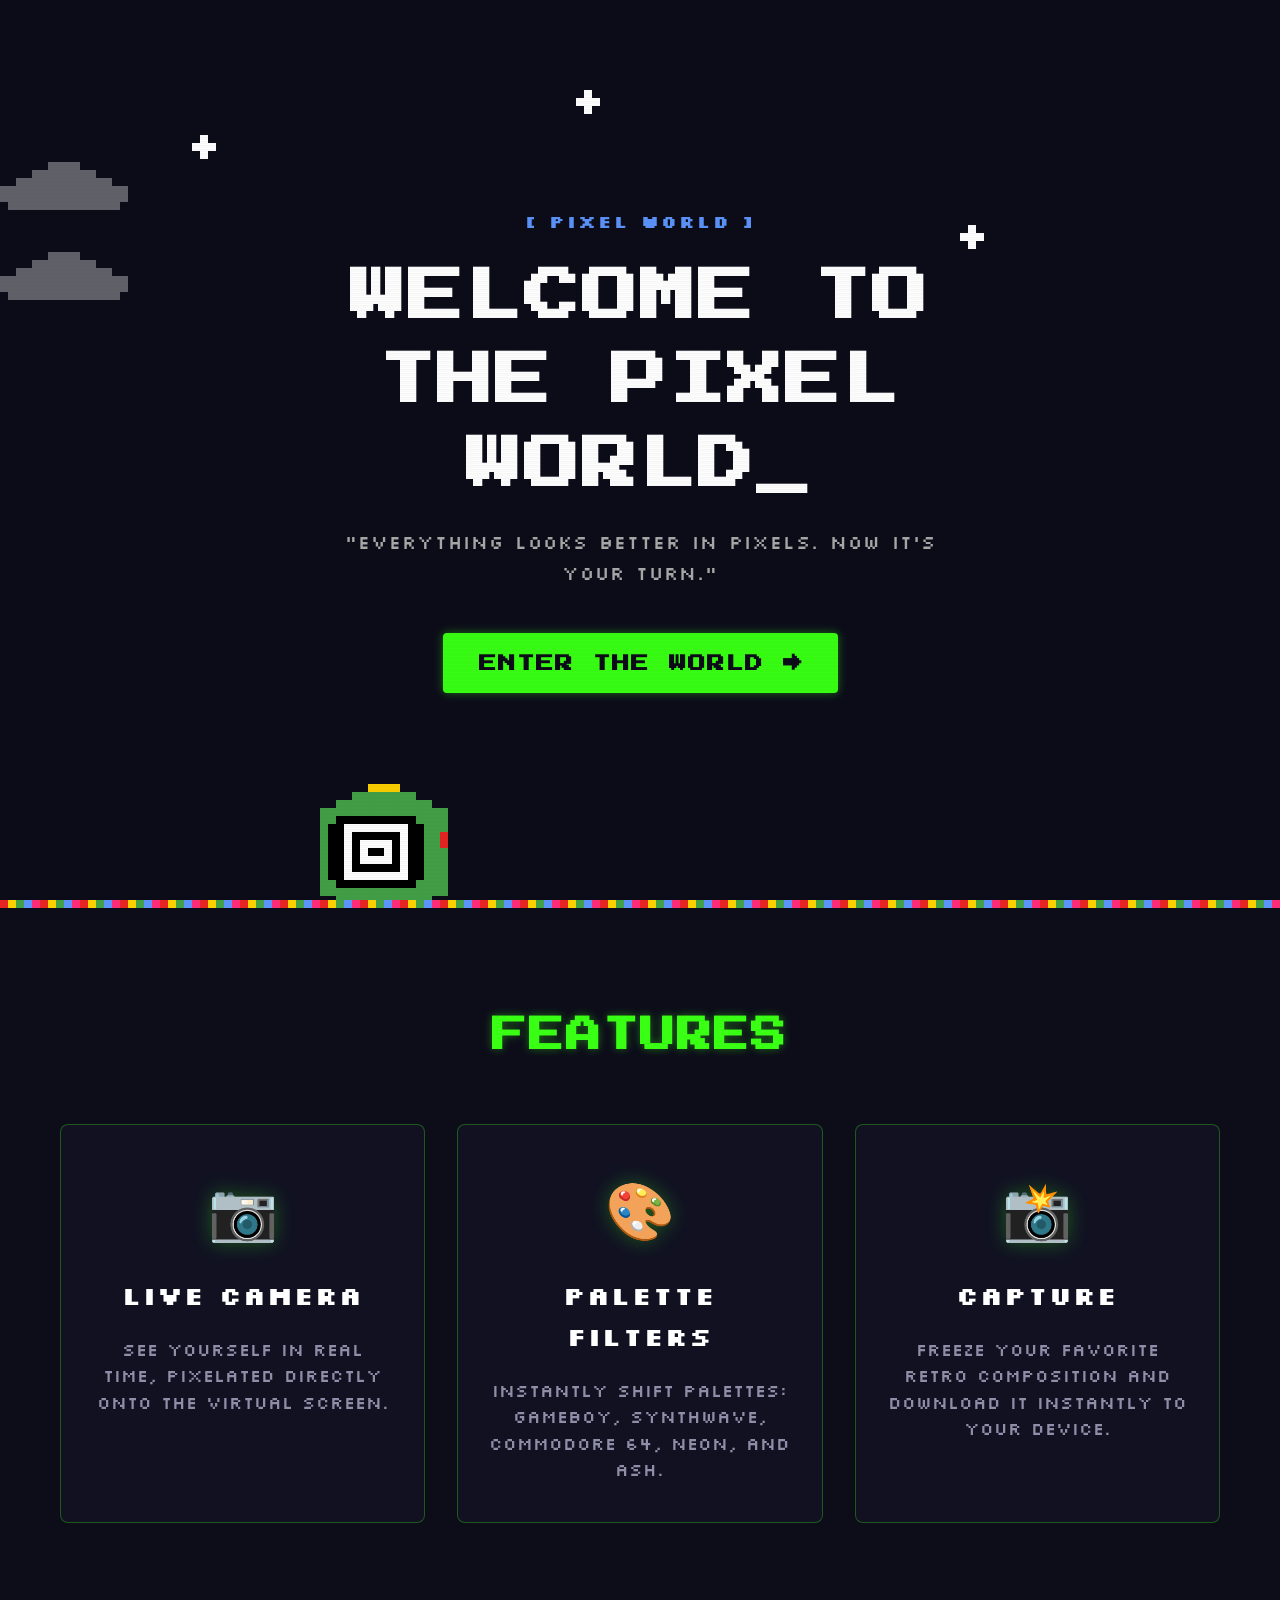
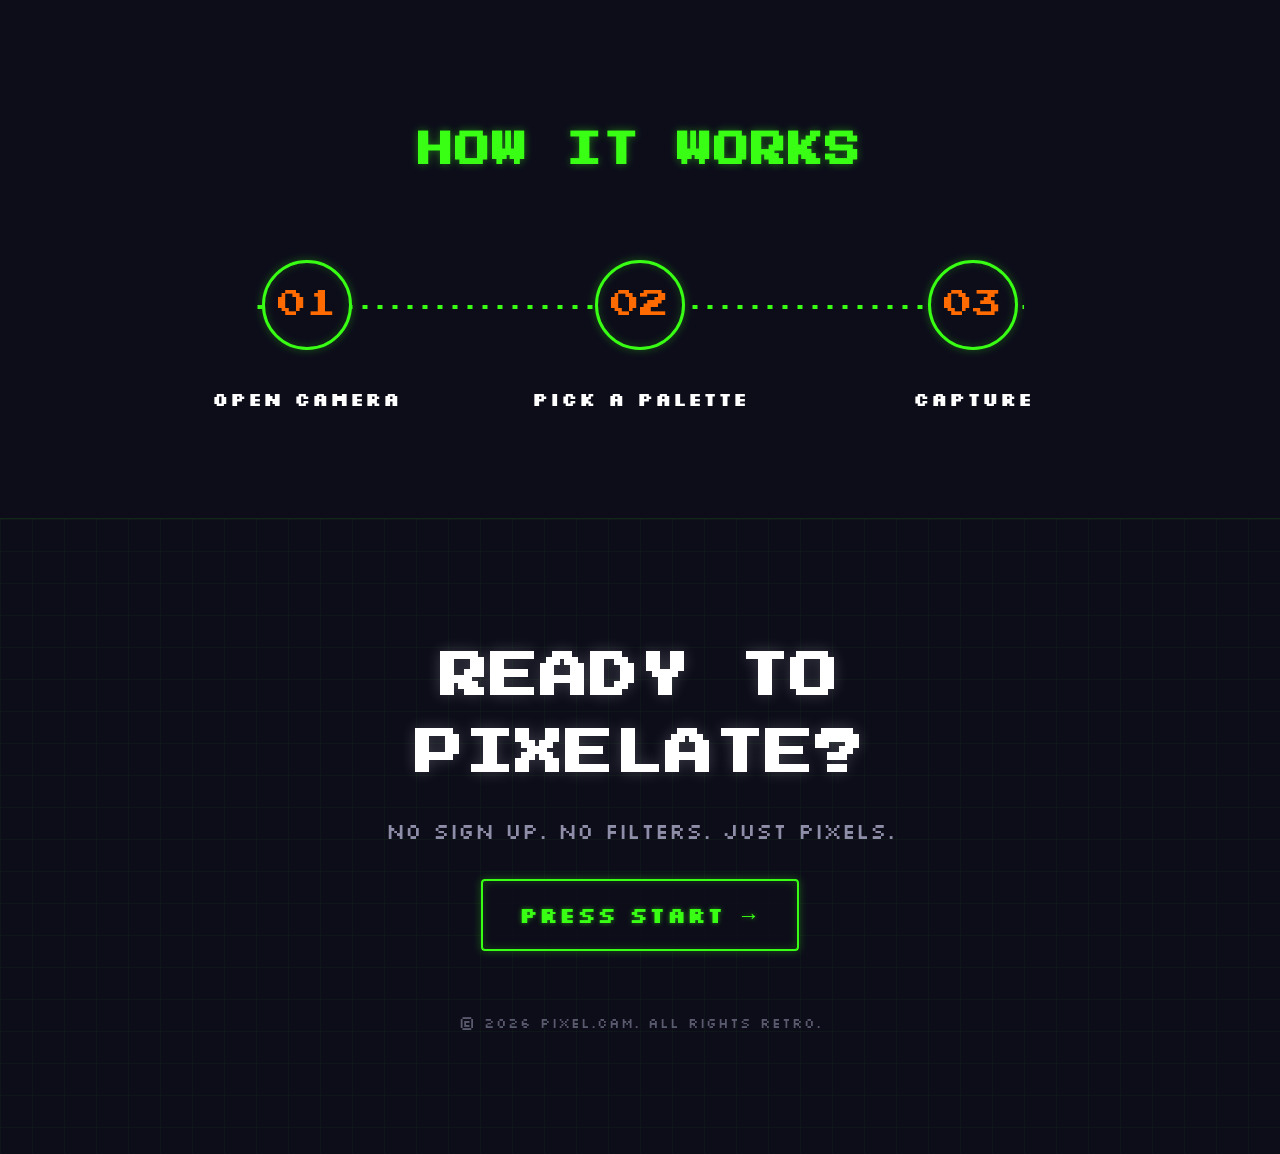
<file: index.html>
<!DOCTYPE html>
<html lang="en">
<head>
  <meta charset="UTF-8">
  <meta name="viewport" content="width=device-width, initial-scale=1.0">
  <title>PIXEL.CAM — Your Face. Pixelated.</title>
  <link rel="icon" href="data:image/svg+xml,<svg xmlns='http://www.w3.org/2000/svg' viewBox='0 0 100 100'><text y='.9em' font-size='90'>🕹️</text></svg>"
  <meta name="description" content="A neon arcade-style retro pixel art camera web app. Turn your live camera feed into retro 8-bit aesthetic art.">
  
  <!-- Fonts -->
  <link rel="preconnect" href="https://fonts.googleapis.com">
  <link rel="preconnect" href="https://fonts.gstatic.com" crossorigin>
  <link href="https://fonts.googleapis.com/css2?family=Press+Start+2P&family=Silkscreen:wght@400;700&display=swap" rel="stylesheet">
  
  <style>
    /* Design Tokens */
    :root {
      --bg: #0d0d1a;
      --surface: #111122;
      --primary: #39ff14; /* Neon Green */
      --secondary: #ff6b00; /* Neon Orange */
      --text: #ffffff;
      --text-muted: #8e8ea8;
      --font-heading: 'Press Start 2P', monospace;
      --font-body: 'Silkscreen', sans-serif;
      --border-glow: 0 0 10px rgba(57, 255, 20, 0.3), inset 0 0 10px rgba(57, 255, 20, 0.2);
      --border-glow-hover: 0 0 20px rgba(57, 255, 20, 0.6), inset 0 0 15px rgba(57, 255, 20, 0.4);
      --btn-glow-orange: 0 0 20px rgba(255, 107, 0, 0.6), inset 0 0 15px rgba(255, 107, 0, 0.4);
    }

    * {
      box-sizing: border-box;
      margin: 0;
      padding: 0;
      cursor: crosshair;
    }

    html, body {
      background-color: var(--bg);
      color: var(--text);
      font-family: var(--font-body);
      overflow-x: hidden;
      scroll-behavior: smooth;
      line-height: 1.6;
    }

    /* Selection Color */
    ::selection {
      background-color: var(--primary);
      color: var(--bg);
    }

    /* CRT Scanline Overlay */
    .crt-overlay {
      position: fixed;
      top: 0;
      left: 0;
      width: 100vw;
      height: 100vh;
      background: repeating-linear-gradient(
        rgba(13, 13, 26, 0) 0%,
        rgba(0, 0, 0, 0.3) 50%,
        rgba(13, 13, 26, 0) 100%
      );
      background-size: 100% 4px;
      z-index: 9999;
      pointer-events: none;
      opacity: 0.08;
    }

    .crt-overlay::before {
      content: " ";
      display: block;
      position: fixed;
      top: 0; left: 0; bottom: 0; right: 0;
      background: linear-gradient(rgba(18, 16, 16, 0) 50%, rgba(0, 0, 0, 0.25) 50%), linear-gradient(90deg, rgba(255, 0, 0, 0.06), rgba(0, 255, 0, 0.02), rgba(0, 0, 255, 0.06));
      z-index: 9999;
      background-size: 100% 2px, 3px 100%;
      pointer-events: none;
    }

    /* Hero Section */
    .hero-container {
      position: relative;
      width: 100%;
      height: 100vh;
      display: flex;
      flex-direction: column;
      justify-content: center;
      align-items: center;
      text-align: center;
      padding: 20px;
      overflow: hidden;
      background-color: var(--bg);
    }



    /* Background Scene Layer */
    .pixel-scene {
      position: absolute;
      top: 0;
      left: 0;
      width: 100%;
      height: 100%;
      z-index: 2;
      pointer-events: none;
      overflow: hidden;
    }

    /* Foreground Content */
    .hero-content {
      position: relative;
      z-index: 3;
      max-width: 900px;
      display: flex;
      flex-direction: column;
      align-items: center;
      justify-content: center;
      gap: 20px;
    }

    .hero-label {
      font-family: var(--font-body);
      font-size: 1.1rem;
      color: #5c94fc;
      letter-spacing: 2px;
      text-transform: uppercase;
      font-weight: bold;
    }

    .hero-title {
      font-family: var(--font-heading);
      font-size: 3.5rem;
      color: #ffffff;
      line-height: 1.5;
      letter-spacing: 2px;
      text-transform: uppercase;
    }

    .blinking-cursor {
      color: #ffffff;
      animation: blink-cursor 1s step-start infinite;
    }

    @keyframes blink-cursor {
      50% { opacity: 0; }
    }

    .hero-subtitle {
      font-family: var(--font-body);
      font-size: 1.2rem;
      color: #aaaaaa;
      letter-spacing: 1px;
      margin-bottom: 24px;
      max-width: 600px;
      text-transform: none;
    }

    /* CTA Button specs: ENTER THE WORLD → */
    .btn-enter {
      display: inline-flex;
      align-items: center;
      justify-content: center;
      background-color: #39ff14;
      color: #0d0d1a;
      font-family: var(--font-heading);
      font-size: 1.1rem;
      padding: 16px 36px;
      border: none;
      border-radius: 4px;
      text-decoration: none;
      font-weight: bold;
      transition: all 0.25s ease;
      letter-spacing: 1px;
      box-shadow: 0 0 10px rgba(57, 255, 20, 0.4);
    }

    .btn-enter:hover {
      box-shadow: 0 0 20px #39ff14;
      transform: translateY(-2px);
    }

    .btn-enter:active {
      transform: translateY(1px);
    }

    /* Common Button Design (retained for footer) */
    .btn-cta {
      display: inline-flex;
      align-items: center;
      justify-content: center;
      background-color: rgba(13, 13, 26, 0.8);
      color: var(--primary);
      font-family: var(--font-body);
      font-size: 1.4rem;
      padding: 16px 36px;
      border: 2px solid var(--primary);
      border-radius: 4px;
      text-decoration: none;
      font-weight: bold;
      transition: all 0.25s cubic-bezier(0.25, 0.46, 0.45, 0.94);
      letter-spacing: 1px;
      box-shadow: var(--border-glow);
      text-shadow: 0 0 5px rgba(57, 255, 20, 0.5);
    }

    .btn-cta:hover {
      background-color: var(--primary);
      color: var(--bg);
      box-shadow: var(--border-glow-hover);
      text-shadow: none;
      transform: translateY(-2px);
    }

    .btn-cta:active {
      transform: translateY(1px);
    }

    /* Pixel World Elements */
    .pixel-art {
      position: absolute;
    }

    /* Pixel Star */
    .pixel-star {
      position: absolute;
      width: 8px;
      height: 8px;
      background: transparent;
      z-index: 2;
      box-shadow: 
        8px 0px #ffffff,
        0px 8px #ffffff, 8px 8px #ffffff, 16px 8px #ffffff,
        8px 16px #ffffff;
      animation: star-blink 2.5s infinite alternate;
    }

    .star-1 { top: 15%; left: 15%; animation-delay: 0s; }
    .star-2 { top: 25%; left: 75%; animation-delay: 0.8s; }
    .star-3 { top: 10%; left: 45%; animation-delay: 1.4s; }

    @keyframes star-blink {
      0%, 20% { opacity: 0.2; transform: scale(0.8); }
      80%, 100% { opacity: 1; transform: scale(1); }
    }

    /* Pixel Cloud */
    .pixel-cloud {
      position: absolute;
      width: 8px;
      height: 8px;
      background: transparent;
      z-index: 3;
      opacity: 0.35;
      box-shadow: 
        48px 0px #ffffff, 56px 0px #ffffff, 64px 0px #ffffff, 72px 0px #ffffff,
        32px 8px #ffffff, 40px 8px #ffffff, 48px 8px #ffffff, 56px 8px #ffffff, 64px 8px #ffffff, 72px 8px #ffffff, 80px 8px #ffffff, 88px 8px #ffffff,
        16px 16px #ffffff, 24px 16px #ffffff, 32px 16px #ffffff, 40px 16px #ffffff, 48px 16px #ffffff, 56px 16px #ffffff, 64px 16px #ffffff, 72px 16px #ffffff, 80px 16px #ffffff, 88px 16px #ffffff, 96px 16px #ffffff, 104px 16px #ffffff,
        0px 24px #ffffff, 8px 24px #ffffff, 16px 24px #ffffff, 24px 24px #ffffff, 32px 24px #ffffff, 40px 24px #ffffff, 48px 24px #ffffff, 56px 24px #ffffff, 64px 24px #ffffff, 72px 24px #ffffff, 80px 24px #ffffff, 88px 24px #ffffff, 96px 24px #ffffff, 104px 24px #ffffff, 112px 24px #ffffff, 120px 24px #ffffff,
        0px 32px #ffffff, 8px 32px #ffffff, 16px 32px #ffffff, 24px 32px #ffffff, 32px 32px #ffffff, 40px 32px #ffffff, 48px 32px #ffffff, 56px 32px #ffffff, 64px 32px #ffffff, 72px 32px #ffffff, 80px 32px #ffffff, 88px 32px #ffffff, 96px 32px #ffffff, 104px 32px #ffffff, 112px 32px #ffffff, 120px 32px #ffffff,
        8px 40px #ffffff, 16px 40px #ffffff, 24px 40px #ffffff, 32px 40px #ffffff, 40px 40px #ffffff, 48px 40px #ffffff, 56px 40px #ffffff, 64px 40px #ffffff, 72px 40px #ffffff, 80px 40px #ffffff, 88px 40px #ffffff, 96px 40px #ffffff, 104px 40px #ffffff, 112px 40px #ffffff;
    }

    .cloud-1 {
      top: 18%;
      animation: cloud-float 35s linear infinite;
    }

    .cloud-2 {
      top: 28%;
      animation: cloud-float 50s linear infinite;
      animation-delay: -20s;
    }

    @keyframes cloud-float {
      0% { left: -150px; }
      100% { left: calc(100% + 150px); }
    }

    /* Pixel Camera */
    .pixel-camera {
      position: absolute;
      width: 8px;
      height: 8px;
      background: transparent;
      bottom: 12%;
      left: 25%;
      z-index: 4;
      box-shadow: 
        48px 0px #fbd000, 56px 0px #fbd000, 64px 0px #fbd000, 72px 0px #fbd000,
        32px 8px #43a047, 40px 8px #43a047, 48px 8px #43a047, 56px 8px #43a047, 64px 8px #43a047, 72px 8px #43a047, 80px 8px #43a047, 88px 8px #43a047,
        16px 16px #43a047, 24px 16px #43a047, 32px 16px #43a047, 40px 16px #43a047, 48px 16px #43a047, 56px 16px #43a047, 64px 16px #43a047, 72px 16px #43a047, 80px 16px #43a047, 88px 16px #43a047, 96px 16px #43a047, 104px 16px #43a047,
        0px 24px #43a047, 8px 24px #43a047, 16px 24px #43a047, 24px 24px #43a047, 32px 24px #43a047, 40px 24px #43a047, 48px 24px #43a047, 56px 24px #43a047, 64px 24px #43a047, 72px 24px #43a047, 80px 24px #43a047, 88px 24px #43a047, 96px 24px #43a047, 104px 24px #43a047, 112px 24px #43a047, 120px 24px #43a047,
        0px 32px #43a047, 8px 32px #43a047, 16px 32px #000000, 24px 32px #000000, 32px 32px #000000, 40px 32px #000000, 48px 32px #000000, 56px 32px #000000, 64px 32px #000000, 72px 32px #000000, 80px 32px #000000, 88px 32px #000000, 96px 32px #43a047, 104px 32px #43a047, 112px 32px #43a047, 120px 32px #43a047,
        0px 40px #43a047, 8px 40px #000000, 16px 40px #000000, 24px 40px #ffffff, 32px 40px #ffffff, 40px 40px #ffffff, 48px 40px #ffffff, 56px 40px #ffffff, 64px 40px #ffffff, 72px 40px #ffffff, 80px 40px #ffffff, 88px 40px #000000, 96px 40px #000000, 104px 40px #43a047, 112px 40px #43a047, 120px 40px #43a047,
        0px 48px #43a047, 8px 48px #000000, 16px 48px #000000, 24px 48px #ffffff, 32px 48px #000000, 40px 48px #000000, 48px 48px #000000, 56px 48px #000000, 64px 48px #000000, 72px 48px #000000, 80px 48px #ffffff, 88px 48px #000000, 96px 48px #000000, 104px 48px #43a047, 112px 48px #43a047, 120px 48px #e52521,
        0px 56px #43a047, 8px 56px #000000, 16px 56px #000000, 24px 56px #ffffff, 32px 56px #000000, 40px 56px #ffffff, 48px 56px #ffffff, 56px 56px #ffffff, 64px 56px #ffffff, 72px 56px #000000, 80px 56px #ffffff, 88px 56px #000000, 96px 56px #000000, 104px 56px #43a047, 112px 56px #43a047, 120px 56px #e52521,
        0px 64px #43a047, 8px 64px #000000, 16px 64px #000000, 24px 64px #ffffff, 32px 64px #000000, 40px 64px #ffffff, 48px 64px #000000, 56px 64px #000000, 64px 64px #ffffff, 72px 64px #000000, 80px 64px #ffffff, 88px 64px #000000, 96px 64px #000000, 104px 64px #43a047, 112px 64px #43a047, 120px 64px #43a047,
        0px 72px #43a047, 8px 72px #000000, 16px 72px #000000, 24px 72px #ffffff, 32px 72px #000000, 40px 72px #ffffff, 48px 72px #ffffff, 56px 72px #ffffff, 64px 72px #ffffff, 72px 72px #000000, 80px 72px #ffffff, 88px 72px #000000, 96px 72px #000000, 104px 72px #43a047, 112px 72px #43a047, 120px 72px #43a047,
        0px 80px #43a047, 8px 80px #000000, 16px 80px #000000, 24px 80px #ffffff, 32px 80px #000000, 40px 80px #000000, 48px 80px #000000, 56px 80px #000000, 64px 80px #000000, 72px 80px #000000, 80px 80px #ffffff, 88px 80px #000000, 96px 80px #000000, 104px 80px #43a047, 112px 80px #43a047, 120px 80px #43a047,
        0px 88px #43a047, 8px 88px #000000, 16px 88px #000000, 24px 88px #ffffff, 32px 88px #ffffff, 40px 88px #ffffff, 48px 88px #ffffff, 56px 88px #ffffff, 64px 88px #ffffff, 72px 88px #ffffff, 80px 88px #ffffff, 88px 88px #000000, 96px 88px #000000, 104px 88px #43a047, 112px 88px #43a047, 120px 88px #43a047,
        0px 96px #43a047, 8px 96px #43a047, 16px 96px #000000, 24px 96px #000000, 32px 96px #000000, 40px 96px #000000, 48px 96px #000000, 56px 96px #000000, 64px 96px #000000, 72px 96px #000000, 80px 96px #000000, 88px 96px #000000, 96px 96px #43a047, 104px 96px #43a047, 112px 96px #43a047, 120px 96px #43a047,
        0px 104px #43a047, 8px 104px #43a047, 16px 104px #43a047, 24px 104px #43a047, 32px 104px #43a047, 40px 104px #43a047, 48px 104px #43a047, 56px 104px #43a047, 64px 104px #43a047, 72px 104px #43a047, 80px 104px #43a047, 88px 104px #43a047, 96px 104px #43a047, 104px 104px #43a047, 112px 104px #43a047, 120px 104px #43a047,
        16px 112px #43a047, 24px 112px #43a047, 32px 112px #43a047, 40px 112px #43a047, 48px 112px #43a047, 56px 112px #43a047, 64px 112px #43a047, 72px 112px #43a047, 80px 112px #43a047, 88px 112px #43a047, 96px 112px #43a047, 104px 112px #43a047,
        32px 120px #43a047, 40px 120px #43a047, 48px 120px #43a047, 56px 120px #43a047, 64px 120px #43a047, 72px 120px #43a047, 80px 120px #43a047, 88px 120px #43a047;
    }

    /* Pixel Walking Person */
    .pixel-person {
      position: absolute;
      width: 8px;
      height: 8px;
      background: transparent;
      bottom: 12%;
      z-index: 5;
      animation: person-walk 0.4s steps(1) infinite, person-travel 12s linear infinite;
    }

    @keyframes person-walk {
      0%, 49.9% {
        box-shadow: 
          32px 0px #000000, 40px 0px #000000, 48px 0px #000000, 56px 0px #000000,
          24px 8px #000000, 32px 8px #000000, 40px 8px #fbc0a0, 48px 8px #fbc0a0, 56px 8px #000000, 64px 8px #000000,
          24px 16px #000000, 32px 16px #fbc0a0, 40px 16px #ffffff, 48px 16px #fbc0a0, 56px 16px #ffffff, 64px 16px #fbc0a0,
          24px 24px #000000, 32px 24px #fbc0a0, 40px 24px #fbc0a0, 48px 24px #000000, 56px 24px #000000, 64px 24px #fbc0a0, 72px 24px #fbc0a0,
          32px 32px #fbc0a0, 40px 32px #fbc0a0, 48px 32px #fbc0a0, 56px 32px #fbc0a0,
          24px 40px #e52521, 32px 40px #e52521, 40px 40px #e52521, 48px 40px #e52521, 56px 40px #e52521, 64px 40px #e52521,
          16px 48px #e52521, 24px 48px #e52521, 32px 48px #e52521, 40px 48px #e52521, 48px 48px #e52521, 56px 48px #e52521, 64px 48px #e52521, 72px 48px #e52521,
          16px 56px #e52521, 24px 56px #e52521, 32px 56px #e52521, 40px 56px #e52521, 48px 56px #e52521, 56px 56px #e52521, 64px 56px #e52521, 72px 56px #e52521,
          24px 64px #e52521, 32px 64px #e52521, 40px 64px #e52521, 48px 64px #e52521, 56px 64px #e52521, 64px 64px #e52521,
          32px 72px #5c94fc, 40px 72px #5c94fc, 48px 72px #5c94fc, 56px 72px #5c94fc,
          32px 80px #5c94fc, 56px 80px #5c94fc,
          32px 88px #5c94fc, 56px 88px #5c94fc,
          24px 96px #5c94fc, 32px 96px #5c94fc, 56px 96px #5c94fc, 64px 96px #5c94fc,
          16px 104px #fbd000, 24px 104px #fbd000, 64px 104px #fbd000, 72px 104px #fbd000;
      }
      50%, 100% {
        box-shadow: 
          32px 0px #000000, 40px 0px #000000, 48px 0px #000000, 56px 0px #000000,
          24px 8px #000000, 32px 8px #000000, 40px 8px #fbc0a0, 48px 8px #fbc0a0, 56px 8px #000000, 64px 8px #000000,
          24px 16px #000000, 32px 16px #fbc0a0, 40px 16px #ffffff, 48px 16px #fbc0a0, 56px 16px #ffffff, 64px 16px #fbc0a0,
          24px 24px #000000, 32px 24px #fbc0a0, 40px 24px #fbc0a0, 48px 24px #000000, 56px 24px #000000, 64px 24px #fbc0a0, 72px 24px #fbc0a0,
          32px 32px #fbc0a0, 40px 32px #fbc0a0, 48px 32px #fbc0a0, 56px 32px #fbc0a0,
          24px 40px #e52521, 32px 40px #e52521, 40px 40px #e52521, 48px 40px #e52521, 56px 40px #e52521, 64px 40px #e52521,
          16px 48px #e52521, 24px 48px #e52521, 32px 48px #e52521, 40px 48px #e52521, 48px 48px #e52521, 56px 48px #e52521, 64px 48px #e52521, 72px 48px #e52521,
          16px 56px #e52521, 24px 56px #e52521, 32px 56px #e52521, 40px 56px #e52521, 48px 56px #e52521, 56px 56px #e52521, 64px 56px #e52521, 72px 56px #e52521,
          24px 64px #e52521, 32px 64px #e52521, 40px 64px #e52521, 48px 64px #e52521, 56px 64px #e52521, 64px 64px #e52521,
          32px 72px #5c94fc, 40px 72px #5c94fc, 48px 72px #5c94fc, 56px 72px #5c94fc,
          32px 80px #5c94fc, 40px 80px #5c94fc, 48px 80px #5c94fc, 56px 80px #5c94fc,
          32px 88px #5c94fc, 56px 88px #5c94fc,
          32px 96px #5c94fc, 56px 96px #5c94fc,
          24px 104px #fbd000, 32px 104px #fbd000, 56px 104px #fbd000, 64px 104px #fbd000;
      }
    }

    @keyframes person-travel {
      0% { left: -100px; }
      100% { left: calc(100% + 100px); }
    }

    /* Pixel Art Divider */
    .pixel-divider {
      width: 100%;
      height: 8px;
      background-image: linear-gradient(to right, 
        #e52521 0px, #e52521 8px, 
        #fbd000 8px, #fbd000 16px, 
        #43a047 16px, #43a047 24px, 
        #5c94fc 24px, #5c94fc 32px, 
        #ff2d78 32px, #ff2d78 40px
      );
      background-size: 40px 8px;
      background-repeat: repeat-x;
      border: none;
      margin: 0;
      padding: 0;
      position: relative;
      z-index: 10;
    }

    /* Features Section */
    .features-section {
      position: relative;
      padding: 100px 20px;
      max-width: 1200px;
      margin: 0 auto;
      text-align: center;
      z-index: 10;
    }

    .section-title {
      font-family: var(--font-heading);
      font-size: 2.2rem;
      color: var(--primary);
      margin-bottom: 60px;
      text-shadow: 0 0 8px rgba(57, 255, 20, 0.4);
      letter-spacing: 2px;
    }

    .features-grid {
      display: grid;
      grid-template-columns: repeat(auto-fit, minmax(300px, 1fr));
      gap: 32px;
      margin-top: 20px;
    }

    .feature-card {
      background-color: var(--surface);
      border: 1px solid rgba(57, 255, 20, 0.3);
      border-radius: 8px;
      padding: 40px 30px;
      transition: all 0.3s cubic-bezier(0.25, 0.8, 0.25, 1);
      display: flex;
      flex-direction: column;
      align-items: center;
      gap: 20px;
      position: relative;
      overflow: hidden;
    }

    .feature-card::before {
      content: "";
      position: absolute;
      top: 0;
      left: 0;
      width: 100%;
      height: 4px;
      background: linear-gradient(90deg, var(--primary), var(--secondary));
      opacity: 0;
      transition: opacity 0.3s;
    }

    .feature-card:hover {
      border-color: var(--primary);
      box-shadow: var(--border-glow-hover);
      transform: translateY(-5px);
    }

    .feature-card:hover::before {
      opacity: 1;
    }

    .feature-icon {
      font-size: 3.5rem;
      filter: drop-shadow(0 0 10px rgba(57, 255, 20, 0.3));
      animation: float 4s ease-in-out infinite;
    }

    .feature-card:nth-child(2) .feature-icon {
      animation-delay: 1.3s;
    }

    .feature-card:nth-child(3) .feature-icon {
      animation-delay: 2.6s;
    }

    .feature-title {
      font-family: var(--font-body);
      font-size: 1.6rem;
      font-weight: 700;
      color: var(--text);
      letter-spacing: 1px;
    }

    .feature-desc {
      font-size: 1.1rem;
      color: var(--text-muted);
      line-height: 1.5;
    }

    /* How It Works Section */
    .how-section {
      position: relative;
      padding: 100px 20px;
      max-width: 1000px;
      margin: 0 auto;
      text-align: center;
      z-index: 10;
    }

    .steps-container {
      display: flex;
      justify-content: space-between;
      align-items: flex-start;
      position: relative;
      margin-top: 80px;
      gap: 40px;
    }

    /* Dotted Line Connection */
    .steps-container::before {
      content: "";
      position: absolute;
      top: 45px;
      left: 10%;
      right: 10%;
      height: 4px;
      background-image: linear-gradient(to right, var(--primary) 33%, transparent 0%);
      background-position: top;
      background-size: 15px 4px;
      background-repeat: repeat-x;
      z-index: 1;
    }

    .step-item {
      flex: 1;
      position: relative;
      z-index: 2;
      display: flex;
      flex-direction: column;
      align-items: center;
      gap: 20px;
    }

    .step-number {
      width: 90px;
      height: 90px;
      border-radius: 50%;
      background-color: var(--bg);
      border: 3px solid var(--primary);
      display: flex;
      align-items: center;
      justify-content: center;
      font-family: var(--font-heading);
      font-size: 1.8rem;
      color: var(--secondary);
      box-shadow: var(--border-glow);
      transition: all 0.3s ease;
    }

    .step-item:hover .step-number {
      border-color: var(--secondary);
      color: var(--primary);
      box-shadow: var(--btn-glow-orange);
      transform: scale(1.1);
    }

    .step-text {
      font-size: 1.2rem;
      color: var(--text);
      text-transform: uppercase;
      font-weight: 700;
      letter-spacing: 1px;
      margin-top: 10px;
      background: var(--bg);
      padding: 4px 12px;
    }

    /* Footer CTA Section */
    .footer-cta {
      position: relative;
      padding: 120px 20px;
      text-align: center;
      display: flex;
      flex-direction: column;
      align-items: center;
      justify-content: center;
      gap: 30px;
      overflow: hidden;
      border-top: 1px solid rgba(57, 255, 20, 0.1);
    }

    /* Subtly Animated Pixel Grid Background */
    .pixel-grid-bg {
      position: absolute;
      top: 0;
      left: 0;
      width: 100%;
      height: 100%;
      background-size: 32px 32px;
      background-image: 
        linear-gradient(to right, rgba(57, 255, 20, 0.04) 1px, transparent 1px),
        linear-gradient(to bottom, rgba(57, 255, 20, 0.04) 1px, transparent 1px);
      z-index: 1;
      animation: grid-scroll 20s linear infinite;
    }

    .footer-content {
      position: relative;
      z-index: 2;
      max-width: 800px;
      display: flex;
      flex-direction: column;
      align-items: center;
      gap: 20px;
    }

    .footer-title {
      font-family: var(--font-heading);
      font-size: 3rem;
      color: var(--text);
      letter-spacing: 2px;
      text-shadow: 0 0 15px rgba(255, 255, 255, 0.2);
    }

    .footer-subtitle {
      font-size: 1.4rem;
      color: var(--text-muted);
      margin-bottom: 10px;
    }

    .footer-info {
      margin-top: 40px;
      font-size: 0.9rem;
      color: var(--text-muted);
      opacity: 0.6;
      letter-spacing: 1px;
    }

    .footer-info a {
      color: var(--primary);
      text-decoration: none;
    }

    .footer-info a:hover {
      text-decoration: underline;
    }

    /* Animations */
    @keyframes flicker {
      0%, 19%, 21%, 23%, 25%, 54%, 56%, 100% {
        text-shadow: 0 0 10px rgba(57, 255, 20, 0.5),
                     0 0 20px rgba(57, 255, 20, 0.3),
                     0 0 30px rgba(57, 255, 20, 0.2);
      }
      20%, 24%, 55% {
        text-shadow: none;
        color: rgba(57, 255, 20, 0.4);
      }
    }

    @keyframes float {
      0% {
        transform: translateY(0px);
      }
      50% {
        transform: translateY(-10px);
      }
      100% {
        transform: translateY(0px);
      }
    }

    @keyframes grid-scroll {
      from {
        background-position: 0 0;
      }
      to {
        background-position: 0 32px;
      }
    }

    /* Responsive Styles */
    @media (max-width: 900px) {
      .hero-title {
        font-size: 3.5rem;
      }
      .hero-subtitle {
        font-size: 1.3rem;
      }
      .steps-container {
        flex-direction: column;
        align-items: center;
        gap: 50px;
      }
      .steps-container::before {
        top: 0;
        left: 50%;
        width: 4px;
        height: 80%;
        background-image: linear-gradient(to bottom, var(--primary) 33%, transparent 0%);
        background-size: 4px 15px;
        background-repeat: repeat-y;
        transform: translateX(-50%);
      }
      .step-text {
        margin-top: 5px;
      }
      .footer-title {
        font-size: 2rem;
      }
    }

    @media (max-width: 600px) {
      .hero-title {
        font-size: 2.5rem;
      }
      .hero-subtitle {
        font-size: 1.1rem;
      }
      .btn-cta {
        font-size: 1.1rem;
        padding: 12px 28px;
      }
      .section-title {
        font-size: 1.6rem;
      }
      .feature-card {
        padding: 30px 20px;
      }
    }
  </style>
</head>
<body>

  <!-- Retro CRT Scanline Overlay -->
  <div class="crt-overlay"></div>

  <!-- Hero Section -->
  <header class="hero-container">

    
    <!-- Background Scene Layer (Pixel World) -->
    <div class="pixel-scene">
      <!-- Stars -->
      <div class="pixel-star star-1"></div>
      <div class="pixel-star star-2"></div>
      <div class="pixel-star star-3"></div>

      <!-- Clouds -->
      <div class="pixel-cloud cloud-1"></div>
      <div class="pixel-cloud cloud-2"></div>

      <!-- Static Camera -->
      <div class="pixel-camera"></div>

      <!-- Walking Person -->
      <div class="pixel-person"></div>
    </div>

    <!-- Foreground Content Layer -->
    <div class="hero-content">
      <div class="hero-label">[ PIXEL WORLD ]</div>
      <h1 class="hero-title">
        WELCOME TO<br>
        THE PIXEL WORLD<span class="blinking-cursor">_</span>
      </h1>
      <p class="hero-subtitle">"Everything looks better in pixels. Now it's your turn."</p>
      <a href="next.html" class="btn-enter">ENTER THE WORLD &rarr;</a>
    </div>
  </header>

  <!-- Pixel Divider -->
  <div class="pixel-divider"></div>

  <!-- Features Section -->
  <section class="features-section" id="features">
    <h2 class="section-title">FEATURES</h2>
    
    <div class="features-grid">
      <div class="feature-card">
        <div class="feature-icon">📷</div>
        <h3 class="feature-title">LIVE CAMERA</h3>
        <p class="feature-desc">See yourself in real time, pixelated directly onto the virtual screen.</p>
      </div>
      
      <div class="feature-card">
        <div class="feature-icon">🎨</div>
        <h3 class="feature-title">PALETTE FILTERS</h3>
        <p class="feature-desc">Instantly shift palettes: Gameboy, Synthwave, Commodore 64, Neon, and Ash.</p>
      </div>
      
      <div class="feature-card">
        <div class="feature-icon">📸</div>
        <h3 class="feature-title">CAPTURE</h3>
        <p class="feature-desc">Freeze your favorite retro composition and download it instantly to your device.</p>
      </div>
    </div>
  </section>

  <!-- How It Works Section -->
  <section class="how-section">
    <h2 class="section-title">HOW IT WORKS</h2>
    
    <div class="steps-container">
      <div class="step-item">
        <div class="step-number">01</div>
        <div class="step-text">Open Camera</div>
      </div>
      
      <div class="step-item">
        <div class="step-number">02</div>
        <div class="step-text">Pick a Palette</div>
      </div>
      
      <div class="step-item">
        <div class="step-number">03</div>
        <div class="step-text">Capture</div>
      </div>
    </div>
  </section>

  <!-- Footer CTA Section -->
  <footer class="footer-cta">
    <div class="pixel-grid-bg"></div>
    
    <div class="footer-content">
      <h2 class="footer-title">READY TO PIXELATE?</h2>
      <p class="footer-subtitle">No sign up. No filters. Just pixels.</p>
      <a href="next.html" class="btn-cta">PRESS START &rarr;</a>
      
      <div class="footer-info">
        <p>&copy; 2026 PIXEL.CAM. ALL RIGHTS RETRO.</p>
      </div>
    </div>
  </footer>


</body>
</html>
</file>
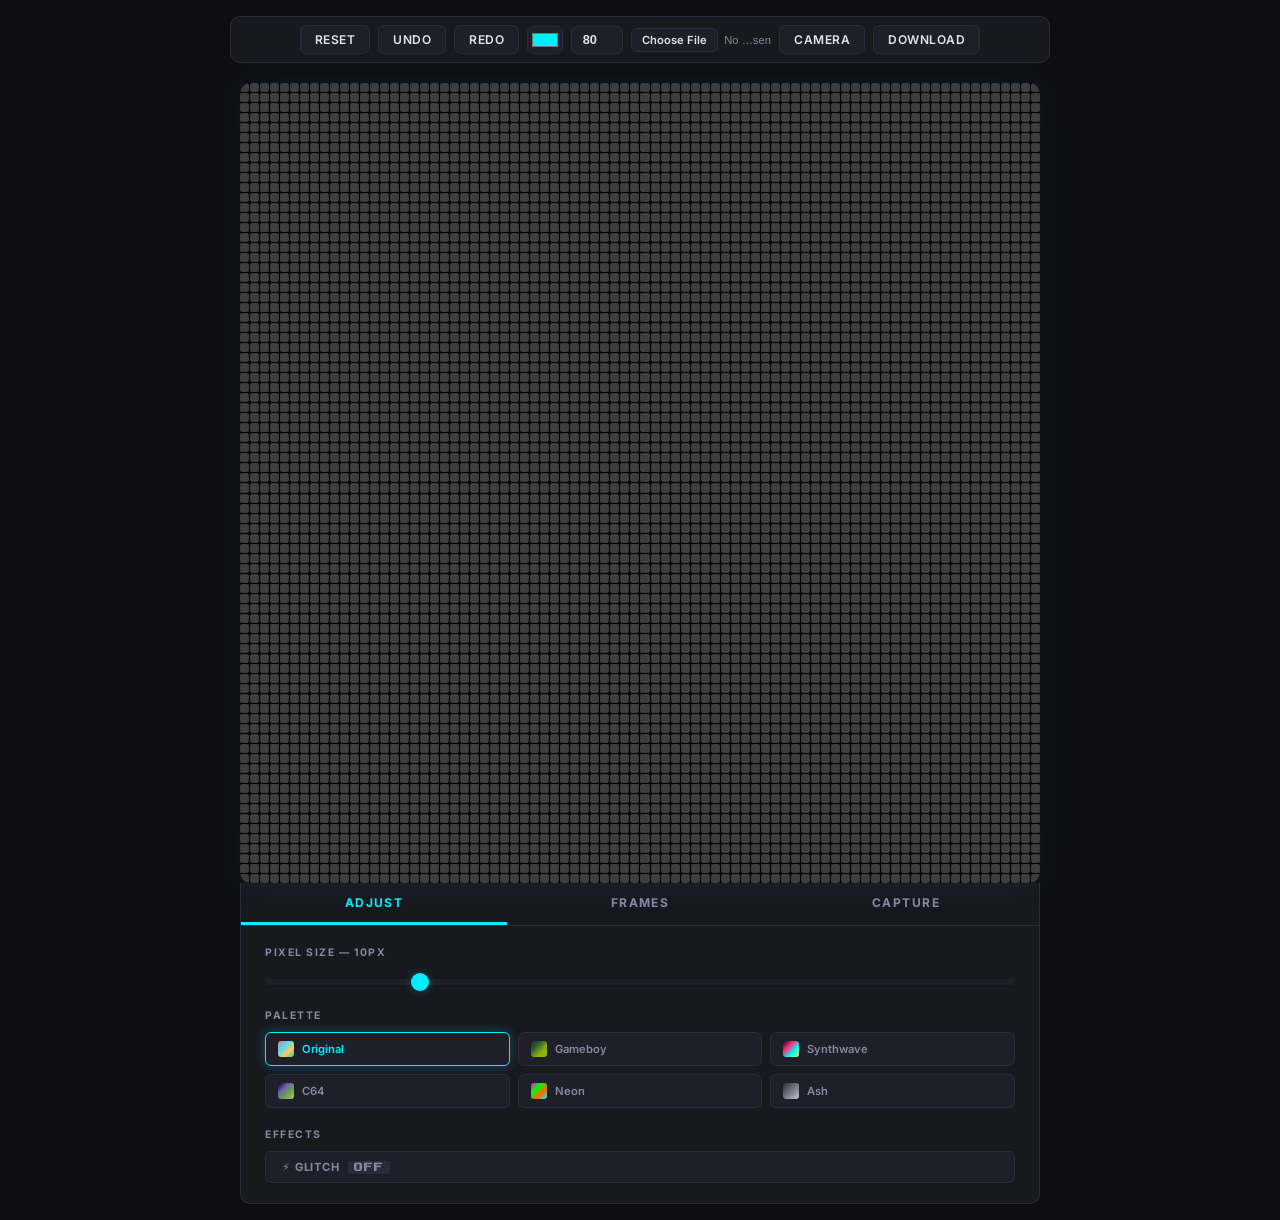
<file: next.html>
<!doctype html>
<html lang="en">
  <head>
    <meta charset="UTF-8" />
    <meta name="viewport" content="width=device-width, initial-scale=1.0" />
    <meta name="description" content="Pixel Art Generator — turn photos and live webcam into retro pixel art with palettes, frames, and capture." />
    <link rel="stylesheet" href="style.css" />
    <link rel="preconnect" href="https://fonts.googleapis.com" />
    <link rel="preconnect" href="https://fonts.gstatic.com" crossorigin />
    <link href="https://fonts.googleapis.com/css2?family=Inter:wght@400;500;600;700&family=Press+Start+2P&display=swap" rel="stylesheet" />
    <title>Pixel Art Generator</title>
    <link rel="icon" href="data:image/svg+xml,<svg xmlns='http://www.w3.org/2000/svg' viewBox='0 0 100 100'><text y='.9em' font-size='90'>🕹️</text></svg>">
    <link rel="shortcut icon" href="logo.svg" type="image/x-icon" />
  </head>
  <body>
    <div class="header" id="header-bar">
      <button class="header-btn reset" id="btn-reset">Reset</button>
      <button class="header-btn undo" id="btn-undo">Undo</button>
      <button class="header-btn redo" id="btn-redo">Redo</button>
      <input type="color" value="#00EEFF" class="color-picker" id="color-picker" />
      <input type="number" value="80" class="grid-count" id="grid-count" />
      <input type="file" accept="image/*" class="image-upload" id="image-upload" />
      <button class="header-btn camera-btn" id="btn-camera">Camera</button>
      <button class="header-btn stop-camera-btn" id="btn-stop-camera" style="display:none;">Stop</button>
      <button class="header-btn download-btn" id="btn-download">Download</button>
    </div>

    <!-- Hidden camera modal (legacy, kept for file-based capture) -->
    <div class="camera-modal" id="camera-modal">
      <video class="camera-feed" id="camera-feed" autoplay playsinline></video>
      <div class="camera-controls">
        <button class="capture-btn" id="modal-capture-btn">Capture</button>
        <button class="close-camera-btn" id="modal-close-btn">Close</button>
      </div>
    </div>

    <!-- Hidden video for live pixelation -->
    <video id="live-video" autoplay playsinline style="display:none;"></video>

    <!-- Main canvas area -->
    <div class="canvas-wrapper" id="canvas-wrapper">
      <div class="container" id="pixel-container"></div>
      <!-- Frame overlay -->
      <div class="frame-overlay" id="frame-overlay"></div>
      <!-- Countdown overlay -->
      <div class="countdown-overlay" id="countdown-overlay"></div>
      <!-- Frozen capture preview -->
      <canvas id="capture-canvas" class="capture-canvas"></canvas>
    </div>

    <!-- 3-Tab Panel -->
    <div class="tab-panel" id="tab-panel">
      <div class="tab-bar" id="tab-bar">
        <button class="tab-btn active" data-tab="adjust" id="tab-adjust">Adjust</button>
        <button class="tab-btn" data-tab="frames" id="tab-frames">Frames</button>
        <button class="tab-btn" data-tab="capture" id="tab-capture">Capture</button>
      </div>

      <!-- TAB 1 — Adjust -->
      <div class="tab-content active" id="panel-adjust" data-tab="adjust">
        <div class="adjust-section">
          <label class="adjust-label" id="pixel-size-label">PIXEL SIZE — <span id="pixel-size-value">10</span>px</label>
          <input type="range" min="5" max="30" value="10" class="pixel-slider" id="pixel-slider" />
        </div>
        <div class="adjust-section">
          <label class="adjust-label">PALETTE</label>
          <div class="palette-grid" id="palette-grid">
            <button class="palette-btn active" data-palette="original" id="pal-original">
              <span class="palette-preview original"></span>Original
            </button>
            <button class="palette-btn" data-palette="gameboy" id="pal-gameboy">
              <span class="palette-preview gameboy"></span>Gameboy
            </button>
            <button class="palette-btn" data-palette="synthwave" id="pal-synthwave">
              <span class="palette-preview synthwave"></span>Synthwave
            </button>
            <button class="palette-btn" data-palette="c64" id="pal-c64">
              <span class="palette-preview c64"></span>C64
            </button>
            <button class="palette-btn" data-palette="neon" id="pal-neon">
              <span class="palette-preview neon"></span>Neon
            </button>
            <button class="palette-btn" data-palette="ash" id="pal-ash">
              <span class="palette-preview ash"></span>Ash
            </button>
          </div>
        </div>
        <div class="adjust-section">
          <label class="adjust-label">EFFECTS</label>
          <button class="glitch-toggle" id="btn-glitch">
            ⚡ Glitch <span class="glitch-status" id="glitch-status">OFF</span>
          </button>
        </div>
      </div>

      <!-- TAB 2 — Frames -->
      <div class="tab-content" id="panel-frames" data-tab="frames">
        <div class="frames-grid" id="frames-grid">
          <button class="frame-btn active" data-frame="none" id="frame-none">
            <span class="frame-icon">✕</span>None
          </button>
          <button class="frame-btn" data-frame="arcade" id="frame-arcade">
            <span class="frame-icon">🕹️</span>Arcade
          </button>
          <button class="frame-btn" data-frame="vhs" id="frame-vhs">
            <span class="frame-icon">📼</span>VHS
          </button>
          <button class="frame-btn" data-frame="glam" id="frame-glam">
            <span class="frame-icon">✨</span>Glam
          </button>
          <button class="frame-btn" data-frame="circuit" id="frame-circuit">
            <span class="frame-icon">⚡</span>Circuit
          </button>
        </div>
      </div>

      <!-- TAB 3 — Capture -->
      <div class="tab-content" id="panel-capture" data-tab="capture">
        <div class="capture-section" id="capture-section">
          <button class="big-capture-btn" id="btn-big-capture">
            <span class="capture-ring"></span>
            <span class="capture-dot"></span>
          </button>
          <p class="capture-hint" id="capture-hint">Tap to capture a photo</p>
          <a class="download-capture-btn hidden" id="btn-download-capture">⬇ Download PNG</a>
        </div>
      </div>
    </div>

    <script src="script.js"></script>
  </body>
</html>
</file>
<file: style.css>
/* =========================================================
   Pixel Art Generator — Full Stylesheet
   ========================================================= */

/* ---- Reset & Base ---- */
*,
*::before,
*::after {
  margin: 0;
  padding: 0;
  box-sizing: border-box;
}

:root {
  --bg: #0e0e12;
  --surface: #18181f;
  --surface-2: #1f1f2a;
  --border: #2a2a3a;
  --text: #e2e2ef;
  --text-dim: #8888a0;
  --accent: #00eeff;
  --accent-glow: rgba(0, 238, 255, 0.25);
  --danger: #ff4466;
  --radius: 10px;
  --radius-sm: 6px;
  --font: 'Inter', system-ui, sans-serif;
  --font-pixel: 'Press Start 2P', monospace;
  --transition: 0.2s ease;
}

html {
  font-size: 16px;
}

body {
  font-family: var(--font);
  background: var(--bg);
  color: var(--text);
  min-height: 100vh;
  display: flex;
  flex-direction: column;
  align-items: center;
  padding: 16px;
  cursor: default;
}

button {
  cursor: pointer;
  font-family: var(--font);
}

/* ---- Header Toolbar ---- */
.header {
  display: flex;
  align-items: center;
  gap: 8px;
  background: var(--surface);
  border: 1px solid var(--border);
  border-radius: var(--radius);
  padding: 8px 14px;
  width: 100%;
  max-width: 820px;
  flex-wrap: wrap;
  justify-content: center;
}

.header-btn {
  font-size: 0.75rem;
  font-weight: 600;
  text-transform: uppercase;
  letter-spacing: 0.04em;
  padding: 6px 14px;
  border: 1px solid var(--border);
  border-radius: var(--radius-sm);
  background: var(--surface-2);
  color: var(--text);
  transition: background var(--transition), border-color var(--transition), box-shadow var(--transition);
}

.header-btn:hover {
  background: var(--border);
  border-color: var(--accent);
  box-shadow: 0 0 8px var(--accent-glow);
}

.color-picker {
  width: 36px;
  height: 28px;
  border: 1px solid var(--border);
  border-radius: var(--radius-sm);
  background: var(--surface-2);
  cursor: pointer;
  padding: 2px;
}

.grid-count {
  width: 52px;
  height: 28px;
  text-align: center;
  font-size: 0.8rem;
  font-weight: 600;
  border: 1px solid var(--border);
  border-radius: var(--radius-sm);
  background: var(--surface-2);
  color: var(--text);
}

.image-upload {
  font-size: 0.7rem;
  color: var(--text-dim);
  max-width: 140px;
}

.image-upload::file-selector-button {
  font-family: var(--font);
  font-size: 0.7rem;
  font-weight: 600;
  padding: 4px 10px;
  border: 1px solid var(--border);
  border-radius: var(--radius-sm);
  background: var(--surface-2);
  color: var(--text);
  cursor: pointer;
  margin-right: 6px;
  transition: background var(--transition);
}

.image-upload::file-selector-button:hover {
  background: var(--border);
}

/* ---- Canvas Wrapper ---- */
.canvas-wrapper {
  position: relative;
  width: 100%;
  max-width: 800px;
  aspect-ratio: 1 / 1;
  margin-top: 20px;
  border-radius: var(--radius);
  overflow: hidden;
  background: #000;
  box-shadow: 0 0 40px rgba(0, 238, 255, 0.06);
}

.container {
  width: 100%;
  height: 100%;
  display: grid;
  grid-template-columns: repeat(4, 1fr);
  grid-template-rows: repeat(4, 1fr);
  background: #000;
  gap: 1px;
}

.pixel {
  background-color: rgb(61, 61, 61);
  border-radius: 2px;
  display: block;
}

/* ---- Frame Overlay ---- */
.frame-overlay {
  position: absolute;
  inset: 0;
  pointer-events: none;
  z-index: 5;
}

/* Frame: Arcade */
.frame-overlay.arcade {
  border: 12px solid transparent;
  border-image: repeating-linear-gradient(
    90deg,
    #ff00ff 0 8px,
    #00ffff 8px 16px,
    #ffff00 16px 24px
  ) 12;
  box-shadow:
    inset 0 0 30px rgba(255, 0, 255, 0.3),
    inset 0 0 60px rgba(0, 255, 255, 0.15);
}

.frame-overlay.arcade::before {
  content: 'INSERT COIN ▶';
  position: absolute;
  bottom: 12px;
  left: 50%;
  transform: translateX(-50%);
  font-family: var(--font-pixel);
  font-size: 10px;
  color: #ffff00;
  text-shadow: 0 0 8px #ffff00;
  letter-spacing: 2px;
  animation: blink-text 1s steps(2) infinite;
}

@keyframes blink-text {
  0%, 100% { opacity: 1; }
  50% { opacity: 0; }
}

/* Frame: VHS */
.frame-overlay.vhs {
  border: 6px solid rgba(255, 255, 255, 0.08);
  background:
    repeating-linear-gradient(
      0deg,
      transparent,
      transparent 2px,
      rgba(255, 255, 255, 0.03) 2px,
      rgba(255, 255, 255, 0.03) 4px
    );
  box-shadow: inset 0 0 80px rgba(0, 0, 0, 0.5);
}

.frame-overlay.vhs::before {
  content: '▶ REC';
  position: absolute;
  top: 16px;
  left: 18px;
  font-family: var(--font-pixel);
  font-size: 10px;
  color: #ff3333;
  text-shadow: 0 0 6px #ff3333;
  animation: blink-text 1.2s steps(2) infinite;
}

.frame-overlay.vhs::after {
  content: '00:03:27';
  position: absolute;
  top: 16px;
  right: 18px;
  font-family: var(--font-pixel);
  font-size: 10px;
  color: rgba(255, 255, 255, 0.5);
}

/* Frame: Glam */
.frame-overlay.glam {
  border: 10px solid transparent;
  border-image: linear-gradient(
    135deg,
    #f9d423, #ff4e50, #f9d423, #e91e63, #f9d423
  ) 10;
  box-shadow:
    inset 0 0 50px rgba(249, 212, 35, 0.15),
    inset 0 0 100px rgba(255, 78, 80, 0.08);
}

.frame-overlay.glam::before,
.frame-overlay.glam::after {
  position: absolute;
  font-size: 20px;
  filter: drop-shadow(0 0 6px rgba(249, 212, 35, 0.6));
}

.frame-overlay.glam::before {
  content: '✦ ✧ ✦';
  top: 10px;
  left: 50%;
  transform: translateX(-50%);
  letter-spacing: 8px;
}

.frame-overlay.glam::after {
  content: '✧ ✦ ✧';
  bottom: 10px;
  left: 50%;
  transform: translateX(-50%);
  letter-spacing: 8px;
}

/* Frame: Circuit */
.frame-overlay.circuit {
  border: 8px solid #0f0;
  box-shadow:
    inset 0 0 20px rgba(0, 255, 0, 0.15),
    0 0 15px rgba(0, 255, 0, 0.1);
}

.frame-overlay.circuit::before {
  content: '';
  position: absolute;
  inset: 4px;
  border: 1px dashed rgba(0, 255, 0, 0.3);
  pointer-events: none;
}

.frame-overlay.circuit::after {
  content: '⚡ SYS.ONLINE';
  position: absolute;
  bottom: 10px;
  right: 14px;
  font-family: var(--font-pixel);
  font-size: 8px;
  color: #0f0;
  text-shadow: 0 0 6px #0f0;
  letter-spacing: 1px;
}

/* ---- Countdown Overlay ---- */
.countdown-overlay {
  position: absolute;
  inset: 0;
  display: none;
  align-items: center;
  justify-content: center;
  z-index: 10;
  background: rgba(0, 0, 0, 0.45);
  backdrop-filter: blur(2px);
}

.countdown-overlay.active {
  display: flex;
}

.countdown-overlay .countdown-num {
  font-family: var(--font-pixel);
  font-size: 6rem;
  color: #fff;
  text-shadow:
    0 0 30px var(--accent),
    0 0 60px var(--accent);
  animation: countdown-pop 0.6s ease-out;
}

@keyframes countdown-pop {
  0% {
    transform: scale(2.5);
    opacity: 0;
  }
  50% {
    opacity: 1;
  }
  100% {
    transform: scale(1);
    opacity: 1;
  }
}

/* Flash effect */
.canvas-wrapper.flash::after {
  content: '';
  position: absolute;
  inset: 0;
  background: #fff;
  z-index: 20;
  animation: flash-fade 0.4s ease-out forwards;
}

@keyframes flash-fade {
  0% { opacity: 0.9; }
  100% { opacity: 0; }
}

/* ---- Capture Canvas (frozen image) ---- */
.capture-canvas {
  position: absolute;
  inset: 0;
  width: 100%;
  height: 100%;
  z-index: 4;
  display: none;
}

.capture-canvas.visible {
  display: block;
}

/* ---- Tab Panel ---- */
.tab-panel {
  width: 100%;
  max-width: 800px;
  margin-top: 0;
  background: var(--surface);
  border: 1px solid var(--border);
  border-top: none;
  border-radius: 0 0 var(--radius) var(--radius);
  overflow: hidden;
}

.tab-bar {
  display: flex;
  border-bottom: 1px solid var(--border);
}

.tab-btn {
  flex: 1;
  padding: 12px 0;
  font-size: 0.75rem;
  font-weight: 700;
  text-transform: uppercase;
  letter-spacing: 0.12em;
  color: var(--text-dim);
  background: transparent;
  border: none;
  border-bottom: 3px solid transparent;
  transition: color var(--transition), border-color var(--transition);
  position: relative;
}

.tab-btn:hover {
  color: var(--text);
}

.tab-btn.active {
  color: var(--accent);
  border-bottom-color: var(--accent);
}

.tab-content {
  display: none;
  padding: 20px 24px;
  animation: tab-fade-in 0.25s ease;
}

.tab-content.active {
  display: block;
}

@keyframes tab-fade-in {
  from { opacity: 0; transform: translateY(4px); }
  to { opacity: 1; transform: translateY(0); }
}

/* ---- Adjust Tab ---- */
.adjust-section {
  margin-bottom: 20px;
}

.adjust-section:last-child {
  margin-bottom: 0;
}

.adjust-label {
  display: block;
  font-size: 0.65rem;
  font-weight: 700;
  text-transform: uppercase;
  letter-spacing: 0.15em;
  color: var(--text-dim);
  margin-bottom: 10px;
}

/* Range slider */
.pixel-slider {
  -webkit-appearance: none;
  appearance: none;
  width: 100%;
  height: 6px;
  background: var(--surface-2);
  border-radius: 3px;
  outline: none;
}

.pixel-slider::-webkit-slider-thumb {
  -webkit-appearance: none;
  appearance: none;
  width: 18px;
  height: 18px;
  border-radius: 50%;
  background: var(--accent);
  box-shadow: 0 0 10px var(--accent-glow);
  cursor: pointer;
  transition: transform var(--transition);
}

.pixel-slider::-webkit-slider-thumb:hover {
  transform: scale(1.2);
}

.pixel-slider::-moz-range-thumb {
  width: 18px;
  height: 18px;
  border-radius: 50%;
  background: var(--accent);
  box-shadow: 0 0 10px var(--accent-glow);
  cursor: pointer;
  border: none;
}

/* Palette buttons */
.palette-grid {
  display: grid;
  grid-template-columns: repeat(3, 1fr);
  gap: 8px;
}

.palette-btn {
  display: flex;
  align-items: center;
  gap: 8px;
  padding: 8px 12px;
  font-size: 0.7rem;
  font-weight: 600;
  color: var(--text-dim);
  background: var(--surface-2);
  border: 1px solid var(--border);
  border-radius: var(--radius-sm);
  transition: all var(--transition);
}

.palette-btn:hover {
  border-color: var(--accent);
  color: var(--text);
}

.palette-btn.active {
  border-color: var(--accent);
  color: var(--accent);
  box-shadow: 0 0 12px var(--accent-glow);
}

.palette-preview {
  display: inline-flex;
  width: 16px;
  height: 16px;
  border-radius: 3px;
  flex-shrink: 0;
}

.palette-preview.original {
  background: linear-gradient(135deg, #ff6b6b, #48dbfb, #feca57, #1dd1a1);
}

.palette-preview.gameboy {
  background: linear-gradient(135deg, #0f380f, #306230, #8bac0f, #9bbc0f);
}

.palette-preview.synthwave {
  background: linear-gradient(135deg, #0d0221, #ff2975, #00fff0, #ffe156);
}

.palette-preview.c64 {
  background: linear-gradient(135deg, #000000, #6c5eb5, #68a941, #b8c76f);
}

.palette-preview.neon {
  background: linear-gradient(135deg, #ff00ff, #00ff00, #ff6600, #00ffff);
}

.palette-preview.ash {
  background: linear-gradient(135deg, #2a2d35, #5a5f6e, #8b9099, #c5c9d1);
}

/* ---- Frames Tab ---- */
.frames-grid {
  display: grid;
  grid-template-columns: repeat(5, 1fr);
  gap: 8px;
}

.frame-btn {
  display: flex;
  flex-direction: column;
  align-items: center;
  gap: 6px;
  padding: 14px 8px;
  font-size: 0.65rem;
  font-weight: 600;
  color: var(--text-dim);
  background: var(--surface-2);
  border: 1px solid var(--border);
  border-radius: var(--radius-sm);
  transition: all var(--transition);
}

.frame-btn:hover {
  border-color: var(--accent);
  color: var(--text);
}

.frame-btn.active {
  border-color: var(--accent);
  color: var(--accent);
  box-shadow: 0 0 12px var(--accent-glow);
}

.frame-icon {
  font-size: 1.4rem;
}

/* ---- Capture Tab ---- */
.capture-section {
  display: flex;
  flex-direction: column;
  align-items: center;
  gap: 14px;
  padding: 10px 0;
}

.big-capture-btn {
  position: relative;
  width: 72px;
  height: 72px;
  border-radius: 50%;
  border: 3px solid var(--accent);
  background: transparent;
  cursor: pointer;
  transition: box-shadow var(--transition), transform var(--transition);
}

.big-capture-btn:hover {
  box-shadow: 0 0 24px var(--accent-glow);
  transform: scale(1.05);
}

.big-capture-btn:active {
  transform: scale(0.95);
}

.capture-ring {
  position: absolute;
  inset: 4px;
  border: 2px solid rgba(0, 238, 255, 0.3);
  border-radius: 50%;
}

.capture-dot {
  position: absolute;
  inset: 10px;
  background: var(--accent);
  border-radius: 50%;
  transition: background var(--transition);
}

.big-capture-btn:hover .capture-dot {
  background: #fff;
  box-shadow: 0 0 16px var(--accent);
}

.capture-hint {
  font-size: 0.7rem;
  color: var(--text-dim);
  letter-spacing: 0.06em;
}

.download-capture-btn {
  display: inline-flex;
  align-items: center;
  gap: 6px;
  padding: 10px 28px;
  font-size: 0.8rem;
  font-weight: 700;
  color: var(--bg);
  background: var(--accent);
  border-radius: var(--radius-sm);
  text-decoration: none;
  cursor: pointer;
  transition: all var(--transition);
  box-shadow: 0 0 20px var(--accent-glow);
}

.download-capture-btn:hover {
  background: #fff;
  box-shadow: 0 0 30px var(--accent-glow);
  transform: translateY(-1px);
}

.download-capture-btn.hidden {
  display: none;
}

/* ---- Camera Modal (legacy) ---- */
.camera-modal {
  display: none;
  flex-direction: column;
  align-items: center;
  gap: 10px;
  position: fixed;
  top: 50%;
  left: 50%;
  transform: translate(-50%, -50%);
  background: var(--surface);
  padding: 20px;
  z-index: 100;
  border: 1px solid var(--border);
  border-radius: var(--radius);
}

.camera-feed {
  width: 400px;
  height: 300px;
  object-fit: cover;
  border-radius: var(--radius-sm);
}

.camera-controls {
  display: flex;
  gap: 10px;
}

.camera-controls button {
  padding: 6px 16px;
  font-size: 0.75rem;
  font-weight: 600;
  border: 1px solid var(--border);
  border-radius: var(--radius-sm);
  background: var(--surface-2);
  color: var(--text);
  cursor: pointer;
}

/* ---- Glitch Toggle ---- */
.glitch-toggle {
  display: flex;
  align-items: center;
  gap: 8px;
  padding: 8px 16px;
  font-size: 0.7rem;
  font-weight: 700;
  text-transform: uppercase;
  letter-spacing: 0.08em;
  color: var(--text-dim);
  background: var(--surface-2);
  border: 1px solid var(--border);
  border-radius: var(--radius-sm);
  cursor: pointer;
  transition: all var(--transition);
  width: 100%;
}

.glitch-toggle:hover {
  border-color: var(--accent);
  color: var(--text);
}

.glitch-toggle.active {
  border-color: #ff2975;
  color: #ff2975;
  box-shadow: 0 0 14px rgba(255, 41, 117, 0.3);
}

.glitch-toggle .glitch-status {
  font-family: var(--font-pixel);
  font-size: 0.55rem;
  padding: 2px 6px;
  border-radius: 3px;
  background: var(--border);
  color: var(--text-dim);
}

.glitch-toggle.active .glitch-status {
  background: #ff2975;
  color: #fff;
}

/* ---- Responsive ---- */
@media (max-width: 840px) {
  .canvas-wrapper {
    max-width: calc(100vw - 32px);
  }

  .tab-panel {
    max-width: calc(100vw - 32px);
  }

  .header {
    max-width: calc(100vw - 32px);
  }

  .palette-grid {
    grid-template-columns: repeat(2, 1fr);
  }

  .frames-grid {
    grid-template-columns: repeat(3, 1fr);
  }
}
</file>
